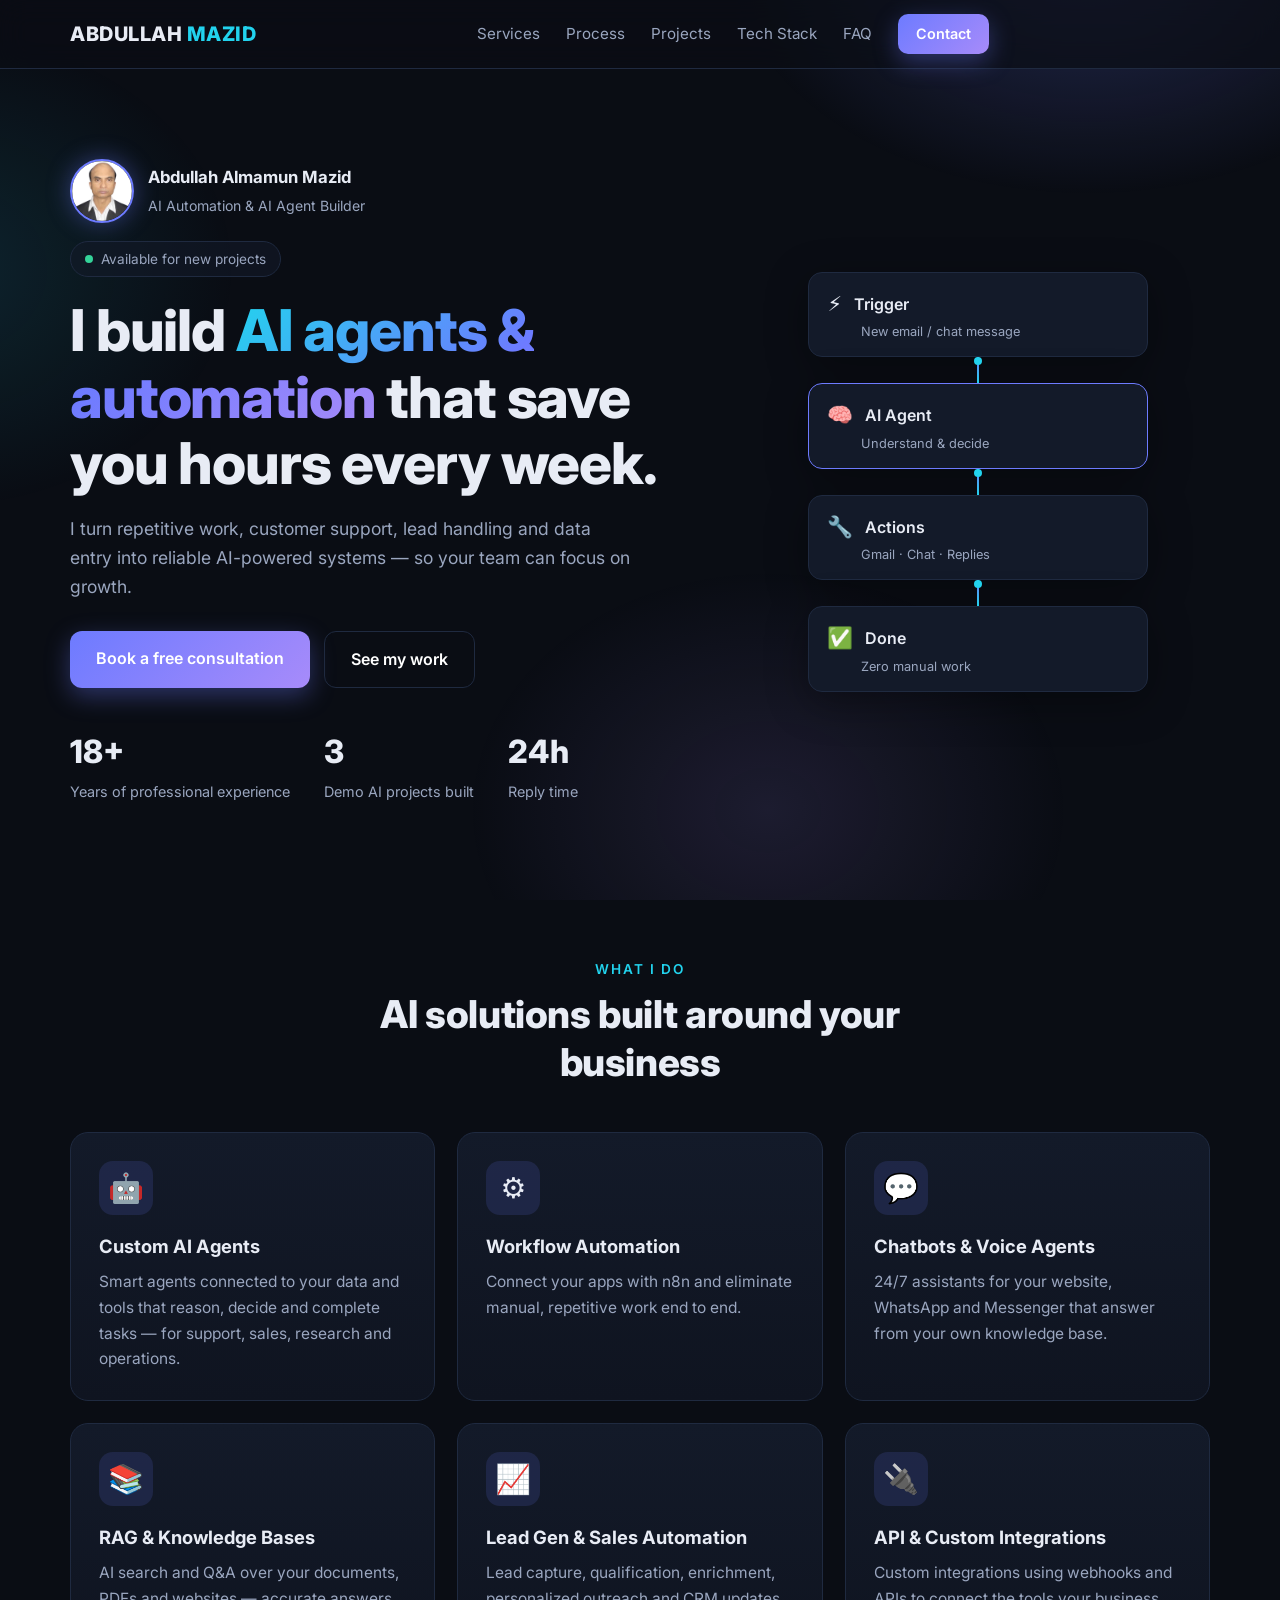
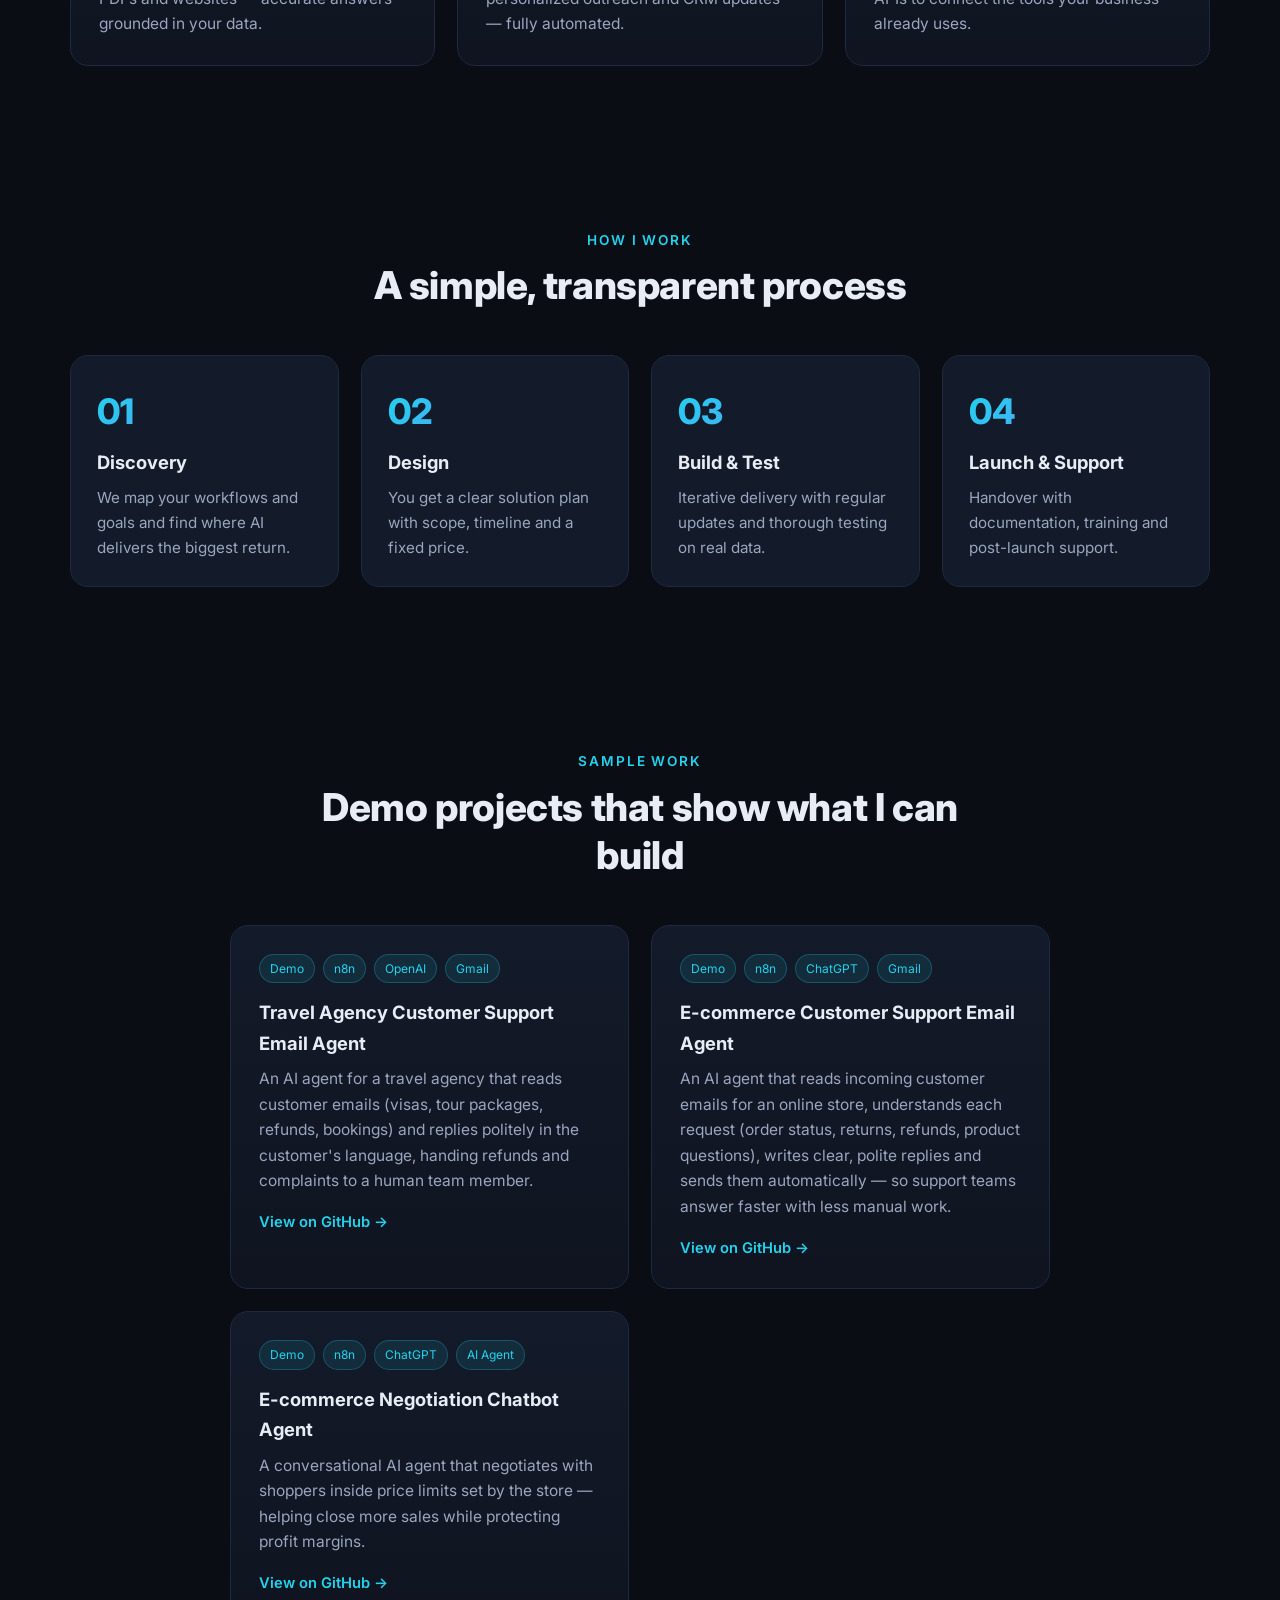
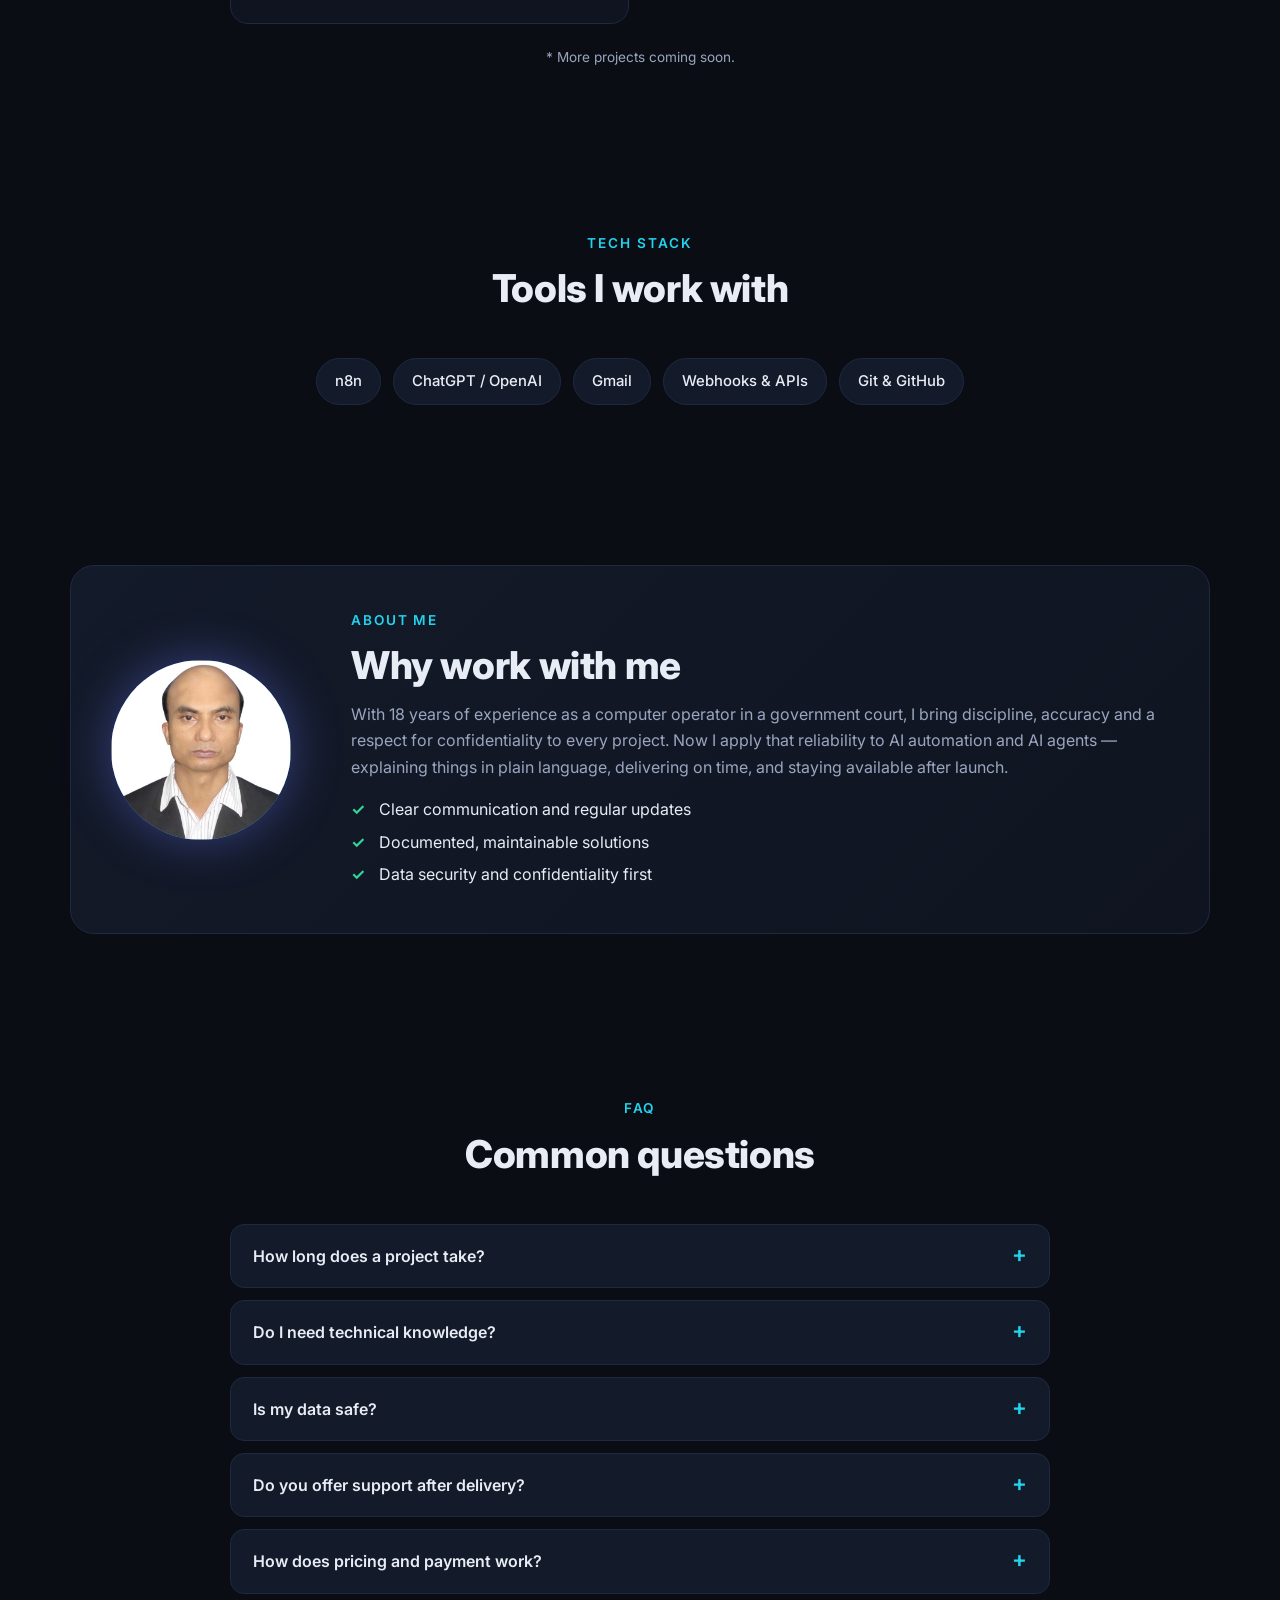
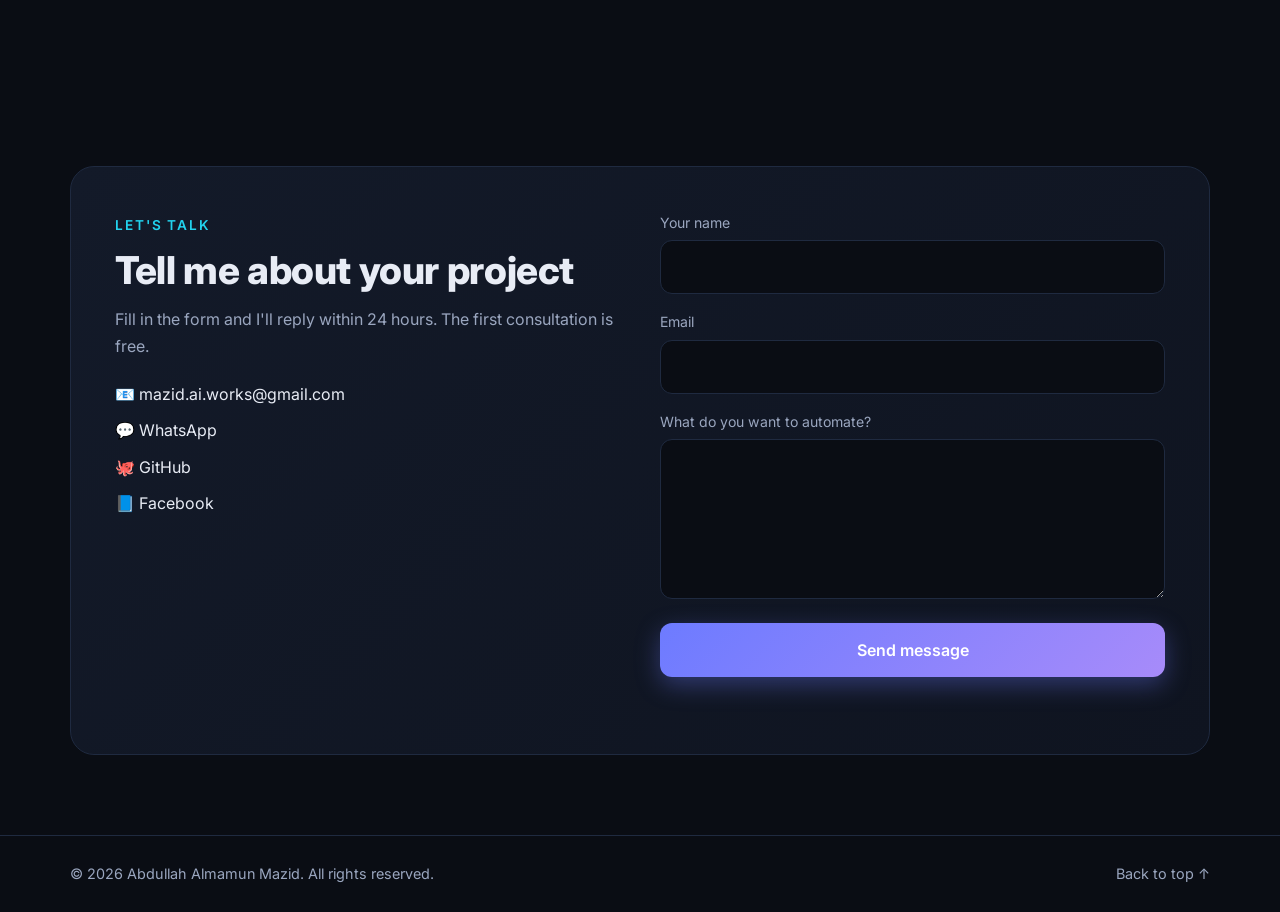
<file: index.html>
<!DOCTYPE html>
<html lang="en">
<head>
  <meta charset="UTF-8" />
  <meta name="viewport" content="width=device-width, initial-scale=1" />
  <title>Abdullah Almamun Mazid — AI Automation & AI Agent Developer</title>
  <meta name="description" content="I build AI agents and automation workflows that save businesses hours every week. n8n, ChatGPT / OpenAI and Gmail automation." />
  <meta property="og:title" content="Abdullah Almamun Mazid — AI Automation & AI Agent Developer" />
  <meta property="og:description" content="Custom AI agents and automation workflows built with n8n and OpenAI that save businesses hours every week: customer support, chatbots and lead handling." />
  <meta property="og:type" content="website" />
  <meta property="og:url" content="https://mazidai.github.io/" />
  <meta property="og:image" content="https://mazidai.github.io/preview.png" />
  <meta property="og:image:width" content="1200" />
  <meta property="og:image:height" content="627" />
  <meta property="og:image:alt" content="AI Automation & AI Agents by Abdullah Almamun Mazid" />
  <meta name="twitter:card" content="summary_large_image" />
  <meta name="twitter:image" content="https://mazidai.github.io/preview.png" />
  <link rel="icon" href="data:image/svg+xml,<svg xmlns=%22http://www.w3.org/2000/svg%22 viewBox=%220 0 100 100%22><text y=%22.9em%22 font-size=%2290%22>🤖</text></svg>" />
  <link rel="preconnect" href="https://fonts.googleapis.com" />
  <link rel="preconnect" href="https://fonts.gstatic.com" crossorigin />
  <link href="https://fonts.googleapis.com/css2?family=Inter:wght@400;500;600;700;800&display=swap" rel="stylesheet" />
  <link rel="stylesheet" href="style.css" />
</head>
<body>
  <div class="bg-glow" aria-hidden="true"></div>

  <header class="nav">
    <div class="container nav-inner">
      <a href="#home" class="logo">ABDULLAH&nbsp;<span>MAZID</span></a>
      <nav id="menu" class="menu">
        <a href="#services">Services</a>
        <a href="#process">Process</a>
        <a href="#projects">Projects</a>
        <a href="#stack">Tech Stack</a>
        <a href="#faq">FAQ</a>
        <a href="#contact" class="btn btn-sm">Contact</a>
      </nav>
      <div class="nav-actions">
        <button id="burger" class="burger" aria-label="Menu"><span></span><span></span><span></span></button>
      </div>
    </div>
  </header>

  <main id="home">
    <!-- HERO -->
    <section class="hero container">
      <div class="hero-text reveal">
        <div class="hero-id">
          <img src="profile.jpg" alt="Abdullah Almamun Mazid" width="64" height="64" onerror="this.parentNode.remove()" />
          <div><b>Abdullah Almamun Mazid</b><span>AI Automation &amp; AI Agent Builder</span></div>
        </div>
        <span class="badge"><i class="dot"></i> <span>Available for new projects</span></span>
        <h1>
          <span>I build</span>
          <span class="grad">AI agents & automation</span>
          <span>that save you hours every week.</span>
        </h1>
        <p class="lead">
          I turn repetitive work, customer support, lead handling and data entry into reliable AI-powered systems — so your team can focus on growth.
        </p>
        <div class="cta">
          <a href="#contact" class="btn">Book a free consultation</a>
          <a href="#projects" class="btn btn-ghost">See my work</a>
        </div>
        <ul class="stats">
          <li><b data-count="18" data-suffix="+">0</b><span>Years of professional experience</span></li>
          <li><b id="projectCount" data-count="3" data-suffix="">0</b><span>Demo AI projects built</span></li>
          <li><b data-count="24" data-suffix="h">0</b><span>Reply time</span></li>
        </ul>
      </div>

      <div class="hero-visual reveal" aria-hidden="true">
        <div class="flow">
          <div class="node n1"><em>⚡</em> Trigger<small>New email / chat message</small></div>
          <div class="line"></div>
          <div class="node n2"><em>🧠</em> AI Agent<small>Understand & decide</small></div>
          <div class="line"></div>
          <div class="node n3"><em>🔧</em> Actions<small>Gmail · Chat · Replies</small></div>
          <div class="line"></div>
          <div class="node n4"><em>✅</em> Done<small>Zero manual work</small></div>
        </div>
      </div>
    </section>

    <!-- SERVICES -->
    <section id="services" class="section container">
      <div class="section-head reveal">
        <span class="eyebrow">What I do</span>
        <h2>AI solutions built around your business</h2>
      </div>
      <div class="grid g3">
        <article class="card reveal">
          <div class="icon">🤖</div>
          <h3>Custom AI Agents</h3>
          <p>Smart agents connected to your data and tools that reason, decide and complete tasks — for support, sales, research and operations.</p>
        </article>
        <article class="card reveal">
          <div class="icon">⚙️</div>
          <h3>Workflow Automation</h3>
          <p>Connect your apps with n8n and eliminate manual, repetitive work end to end.</p>
        </article>
        <article class="card reveal">
          <div class="icon">💬</div>
          <h3>Chatbots & Voice Agents</h3>
          <p>24/7 assistants for your website, WhatsApp and Messenger that answer from your own knowledge base.</p>
        </article>
        <article class="card reveal">
          <div class="icon">📚</div>
          <h3>RAG & Knowledge Bases</h3>
          <p>AI search and Q&A over your documents, PDFs and websites — accurate answers grounded in your data.</p>
        </article>
        <article class="card reveal">
          <div class="icon">📈</div>
          <h3>Lead Gen & Sales Automation</h3>
          <p>Lead capture, qualification, enrichment, personalized outreach and CRM updates — fully automated.</p>
        </article>
        <article class="card reveal">
          <div class="icon">🔌</div>
          <h3>API & Custom Integrations</h3>
          <p>Custom integrations using webhooks and APIs to connect the tools your business already uses.</p>
        </article>
      </div>
    </section>

    <!-- PROCESS -->
    <section id="process" class="section container">
      <div class="section-head reveal">
        <span class="eyebrow">How I work</span>
        <h2>A simple, transparent process</h2>
      </div>
      <ol class="steps">
        <li class="reveal"><b>01</b><h3>Discovery</h3><p>We map your workflows and goals and find where AI delivers the biggest return.</p></li>
        <li class="reveal"><b>02</b><h3>Design</h3><p>You get a clear solution plan with scope, timeline and a fixed price.</p></li>
        <li class="reveal"><b>03</b><h3>Build & Test</h3><p>Iterative delivery with regular updates and thorough testing on real data.</p></li>
        <li class="reveal"><b>04</b><h3>Launch & Support</h3><p>Handover with documentation, training and post-launch support.</p></li>
      </ol>
    </section>

    <!-- PROJECTS -->
    <section id="projects" class="section container">
      <div class="section-head reveal">
        <span class="eyebrow">Sample work</span>
        <h2>Demo projects that show what I can build</h2>
      </div>
      <div class="grid g2" id="projectGrid">
        <!-- Fallback cards: replaced automatically by repositories tagged "portfolio" -->
        <article class="project reveal">
          <div class="tags"><span>Demo</span><span>n8n</span><span>OpenAI</span><span>Gmail</span></div>
          <h3>Travel Agency Customer Support Email Agent</h3>
          <p>An AI agent for a travel agency that reads customer emails (visas, tour packages, refunds, bookings) and replies politely in the customer's language, handing refunds and complaints to a human team member.</p>
          <a class="link" href="https://github.com/mazidai/skywing-travels-email-support-agent" target="_blank" rel="noopener">View on GitHub →</a>
        </article>
        <article class="project reveal">
          <div class="tags"><span>Demo</span><span>n8n</span><span>ChatGPT</span><span>Gmail</span></div>
          <h3>E-commerce Customer Support Email Agent</h3>
          <p>An AI agent that reads incoming customer emails for an online store, understands each request (order status, returns, refunds, product questions), writes clear, polite replies and sends them automatically — so support teams answer faster with less manual work.</p>
          <a class="link" href="https://github.com/mazidai/ecommerce-support-email-agent" target="_blank" rel="noopener">View on GitHub →</a>
        </article>
        <article class="project reveal">
          <div class="tags"><span>Demo</span><span>n8n</span><span>ChatGPT</span><span>AI Agent</span></div>
          <h3>E-commerce Negotiation Chatbot Agent</h3>
          <p>A conversational AI agent that negotiates with shoppers inside price limits set by the store — helping close more sales while protecting profit margins.</p>
          <a class="link" href="https://github.com/mazidai/ecommerce-negotiation-chatbot-agent" target="_blank" rel="noopener">View on GitHub →</a>
        </article>
      </div>
      <p class="note reveal">* More projects coming soon.</p>
    </section>

    <!-- STACK -->
    <section id="stack" class="section container">
      <div class="section-head reveal">
        <span class="eyebrow">Tech stack</span>
        <h2>Tools I work with</h2>
      </div>
      <div class="chips reveal">
        <span>n8n</span><span>ChatGPT / OpenAI</span><span>Gmail</span><span>Webhooks &amp; APIs</span><span>Git &amp; GitHub</span>
      </div>
    </section>

    <!-- ABOUT -->
    <section id="about" class="section container">
      <div class="about reveal">
        <div class="avatar">AM<img src="profile.jpg" alt="Abdullah Almamun Mazid" onerror="this.remove()" /></div>
        <div>
          <span class="eyebrow">About me</span>
          <h2>Why work with me</h2>
          <p>With 18 years of experience as a computer operator in a government court, I bring discipline, accuracy and a respect for confidentiality to every project. Now I apply that reliability to AI automation and AI agents — explaining things in plain language, delivering on time, and staying available after launch.</p>
          <ul class="ticks">
            <li>Clear communication and regular updates</li>
            <li>Documented, maintainable solutions</li>
            <li>Data security and confidentiality first</li>
          </ul>
        </div>
      </div>
    </section>

    <!-- FAQ -->
    <section id="faq" class="section container narrow">
      <div class="section-head reveal">
        <span class="eyebrow">FAQ</span>
        <h2>Common questions</h2>
      </div>
      <details class="reveal"><summary>How long does a project take?</summary><p>Simple automations take 2–5 days, custom AI agents 1–3 weeks. I confirm a precise timeline after the discovery call.</p></details>
      <details class="reveal"><summary>Do I need technical knowledge?</summary><p>No. I handle everything and hand over simple guides and a video walkthrough at the end.</p></details>
      <details class="reveal"><summary>Is my data safe?</summary><p>Yes. I sign NDAs, request minimum access and keep your API keys and data secured.</p></details>
      <details class="reveal"><summary>Do you offer support after delivery?</summary><p>Every project includes a free support period, with optional monthly maintenance plans after that.</p></details>
      <details class="reveal"><summary>How does pricing and payment work?</summary><p>Fixed price or hourly — your choice. Payment via Upwork, Fiverr or direct.</p></details>
    </section>

    <!-- CONTACT -->
    <section id="contact" class="section container">
      <div class="contact reveal">
        <div class="contact-info">
          <span class="eyebrow">Let's talk</span>
          <h2>Tell me about your project</h2>
          <p>Fill in the form and I'll reply within 24 hours. The first consultation is free.</p>
          <ul class="links">
            <li>📧 <a href="mailto:mazid.ai.works@gmail.com">mazid.ai.works@gmail.com</a></li>
            <li>💬 <a href="https://wa.me/8801717385142" target="_blank" rel="noopener">WhatsApp</a></li>
            <li>🐙 <a href="https://github.com/Mazidai" target="_blank" rel="noopener">GitHub</a></li>
            <li>📘 <a href="https://www.facebook.com/mamun.mazid.58" target="_blank" rel="noopener">Facebook</a></li>
          </ul>
        </div>
        <form id="contactForm" class="form" action="https://formspree.io/f/xkjobgqd" method="POST">
          <label><span>Your name</span><input type="text" name="name" required /></label>
          <label><span>Email</span><input type="email" name="email" required /></label>
          <label><span>What do you want to automate?</span>
            <textarea name="message" rows="5" required></textarea></label>
          <button type="submit" class="btn">Send message</button>
          <p id="formStatus" class="status" role="status"></p>
        </form>
      </div>
    </section>
  </main>

  <footer class="footer">
    <div class="container foot-inner">
      <span>© <span id="year"></span> Abdullah Almamun Mazid. <span>All rights reserved.</span></span>
      <a href="#home">Back to top ↑</a>
    </div>
  </footer>

  <script src="script.js"></script>
  <script>
    // Auto-load portfolio projects from GitHub (repos tagged with the "portfolio" topic)
    (function () {
      var USER = 'mazidai', TOPIC = 'portfolio';
      var grid = document.getElementById('projectGrid');
      if (!grid) return;
      var NAMES = {
        'n8n': 'n8n', 'openai': 'OpenAI', 'chatgpt': 'ChatGPT', 'gmail': 'Gmail',
        'ai-agent': 'AI Agent', 'ai-agents': 'AI Agents', 'aiautomation': 'AI Automation',
        'chatbot': 'Chatbot', 'email-automation': 'Email Automation',
        'customer-support': 'Customer Support', 'workflow-automation': 'Workflow Automation'
      };
      function esc(t) {
        return String(t).replace(/[&<>"']/g, function (c) {
          return { '&': '&amp;', '<': '&lt;', '>': '&gt;', '"': '&quot;', "'": '&#39;' }[c];
        });
      }
      function cap(t) { return t.replace(/\b\w/g, function (c) { return c.toUpperCase(); }); }
      function tagName(t) { return NAMES[t] || cap(t.replace(/-/g, ' ')); }
      // Custom card titles (repo name -> title). Repos not listed here get an auto-generated title.
      var TITLES = {
        'skywing-travels-email-support-agent': 'SkyWing Travels Email Support Agent',
        'ecommerce-support-email-agent': 'E-commerce Customer Support Email Agent',
        'ecommerce-negotiation-chatbot-agent': 'E-commerce Negotiation Chatbot Agent'
      };
      // Repos that are demo / sample projects (shown with a "Demo" tag)
      var DEMOS = {
        'skywing-travels-email-support-agent': true,
        'ecommerce-support-email-agent': true,
        'ecommerce-negotiation-chatbot-agent': true
      };
      function title(n) {
        return TITLES[n.toLowerCase()] || cap(n.replace(/[-_]+/g, ' ')).replace(/Ecommerce/g, 'E-commerce');
      }

      fetch('https://api.github.com/users/' + USER + '/repos?per_page=100')
        .then(function (r) { if (!r.ok) throw new Error('GitHub API error'); return r.json(); })
        .then(function (list) {
          var repos = list.filter(function (r) {
            return !r.fork && !r.archived && (r.topics || []).indexOf(TOPIC) > -1;
          }).sort(function (a, b) { return new Date(b.created_at) - new Date(a.created_at); });
          if (!repos.length) return; // keep fallback cards

          grid.innerHTML = repos.map(function (r) {
            var tags = (r.topics || []).filter(function (t) { return t !== TOPIC; }).slice(0, 4)
              .map(function (t) { return '<span>' + esc(tagName(t)) + '</span>'; }).join('');
            if (DEMOS[r.name.toLowerCase()]) { tags = '<span>Demo</span>' + tags; }
            var desc = r.description || 'AI automation project built with n8n and OpenAI.';
            return '<article class="project">' +
              '<div class="tags">' + tags + '</div>' +
              '<h3>' + esc(title(r.name)) + '</h3>' +
              '<p>' + esc(desc) + '</p>' +
              '<a class="link" href="' + esc(r.html_url) + '" target="_blank" rel="noopener">View on GitHub →</a>' +
              '</article>';
          }).join('');

          var c = document.getElementById('projectCount');
          if (c) { c.setAttribute('data-count', repos.length); c.textContent = repos.length; }
        })
        .catch(function () { /* keep fallback cards */ });
    })();
  </script>
</body>
</html>
</file>
<file: style.css>
:root{
  --bg:#0a0d14; --bg2:#0f1420; --card:#131a29; --line:#1f2a40;
  --text:#e8ecf5; --muted:#9aa6bf;
  --brand:#6d7bff; --brand2:#22d3ee; --accent:#a78bfa;
  --radius:18px; --shadow:0 10px 40px rgba(0,0,0,.35);
}
*{box-sizing:border-box;margin:0;padding:0}
html{scroll-behavior:smooth;scroll-padding-top:80px}
body{
  font-family:'Inter','Hind Siliguri',system-ui,sans-serif;
  background:var(--bg);color:var(--text);line-height:1.65;
  -webkit-font-smoothing:antialiased;overflow-x:hidden;
}
body.bn{font-family:'Hind Siliguri','Inter',sans-serif}
a{color:inherit;text-decoration:none}
ul,ol{list-style:none}
.container{width:min(1140px,100% - 40px);margin-inline:auto}
.narrow{width:min(820px,100% - 40px)}

.bg-glow{position:fixed;inset:0;z-index:-1;pointer-events:none;
  background:
   radial-gradient(600px 400px at 85% -5%,rgba(109,123,255,.25),transparent 60%),
   radial-gradient(500px 400px at -5% 30%,rgba(34,211,238,.12),transparent 60%),
   radial-gradient(500px 400px at 60% 90%,rgba(167,139,250,.12),transparent 60%);
}

/* NAV */
.nav{position:sticky;top:0;z-index:50;backdrop-filter:blur(14px);
  background:rgba(10,13,20,.7);border-bottom:1px solid var(--line)}
.nav-inner{display:flex;align-items:center;justify-content:space-between;height:68px}
.logo{font-weight:800;font-size:1.25rem;letter-spacing:.5px}
.logo span{color:var(--brand2)}
.menu{display:flex;align-items:center;gap:26px;font-size:.95rem;color:var(--muted)}
.menu a:hover{color:var(--text)}
.nav-actions{display:flex;gap:10px;align-items:center}
.lang{background:transparent;border:1px solid var(--line);color:var(--text);
  padding:7px 14px;border-radius:999px;cursor:pointer;font:inherit;font-size:.85rem;transition:.2s}
.lang:hover{border-color:var(--brand);color:var(--brand2)}
.burger{display:none;background:none;border:0;cursor:pointer;width:34px;height:34px;flex-direction:column;justify-content:center;gap:5px}
.burger span{display:block;height:2px;background:var(--text);border-radius:2px;transition:.25s}

/* BUTTONS */
.btn{display:inline-block;padding:14px 26px;border-radius:12px;font-weight:600;border:0;cursor:pointer;
  font:inherit;font-weight:600;color:#fff;
  background:linear-gradient(135deg,var(--brand),var(--accent));
  box-shadow:0 8px 24px rgba(109,123,255,.35);transition:.25s}
.btn:hover{transform:translateY(-2px);box-shadow:0 12px 30px rgba(109,123,255,.5)}
.btn-sm{padding:8px 18px;border-radius:10px;color:#fff!important;font-size:.9rem}
.btn-ghost{background:transparent;border:1px solid var(--line);box-shadow:none}
.btn-ghost:hover{border-color:var(--brand2);box-shadow:none}

/* HERO */
.hero{display:grid;grid-template-columns:1.15fr .85fr;gap:50px;align-items:center;padding:90px 0 70px}
.badge{display:inline-flex;align-items:center;gap:8px;padding:6px 14px;border:1px solid var(--line);
  border-radius:999px;font-size:.85rem;color:var(--muted);background:rgba(19,26,41,.6)}
.dot{width:8px;height:8px;border-radius:50%;background:#34d399;box-shadow:0 0 0 0 rgba(52,211,153,.7);animation:pulse 2s infinite}
@keyframes pulse{70%{box-shadow:0 0 0 9px rgba(52,211,153,0)}100%{box-shadow:0 0 0 0 rgba(52,211,153,0)}}
h1{font-size:clamp(2.2rem,5vw,3.6rem);line-height:1.15;font-weight:800;margin:20px 0 18px;letter-spacing:-.02em}
.grad{background:linear-gradient(135deg,var(--brand2),var(--brand) 50%,var(--accent));
  -webkit-background-clip:text;background-clip:text;color:transparent}
.lead{color:var(--muted);font-size:1.1rem;max-width:560px}
.cta{display:flex;gap:14px;flex-wrap:wrap;margin:30px 0 38px}
.stats{display:flex;gap:34px;flex-wrap:wrap}
.stats b{display:block;font-size:2rem;font-weight:800}
.stats span{color:var(--muted);font-size:.9rem}

.hero-visual{display:flex;justify-content:center}
.flow{display:flex;flex-direction:column;align-items:center;gap:0;width:100%;max-width:340px}
.node{width:100%;background:var(--card);border:1px solid var(--line);border-radius:14px;padding:14px 18px;
  font-weight:600;box-shadow:var(--shadow);display:flex;flex-wrap:wrap;align-items:center;gap:4px 12px;animation:float 5s ease-in-out infinite}
.node em{font-style:normal;font-size:1.3rem}
.node small{width:100%;color:var(--muted);font-weight:400;font-size:.8rem;padding-left:34px;margin-top:-4px}
.n2{border-color:var(--brand);animation-delay:.4s}.n3{animation-delay:.8s}.n4{animation-delay:1.2s}
.line{width:2px;height:26px;background:linear-gradient(var(--brand),var(--brand2));position:relative}
.line::after{content:"";position:absolute;left:-3px;width:8px;height:8px;border-radius:50%;background:var(--brand2);
  animation:travel 1.8s linear infinite}
@keyframes travel{from{top:-4px}to{top:100%}}
@keyframes float{50%{transform:translateY(-6px)}}

/* SECTIONS */
.section{padding:80px 0}
.section-head{text-align:center;max-width:680px;margin:0 auto 46px}
.eyebrow{display:inline-block;color:var(--brand2);font-weight:600;font-size:.85rem;letter-spacing:.14em;text-transform:uppercase;margin-bottom:10px}
h2{font-size:clamp(1.7rem,3.4vw,2.4rem);line-height:1.25;font-weight:800;letter-spacing:-.01em}
h3{font-size:1.15rem;margin-bottom:8px}
.grid{display:grid;gap:22px}
.g3{grid-template-columns:repeat(3,1fr)}
.g2{grid-template-columns:repeat(2,1fr);max-width:820px;margin-inline:auto}

.card,.project{background:linear-gradient(180deg,var(--card),var(--bg2));border:1px solid var(--line);
  border-radius:var(--radius);padding:28px;transition:.3s}
.card:hover,.project:hover{transform:translateY(-6px);border-color:var(--brand);box-shadow:0 18px 44px rgba(109,123,255,.18)}
.card p,.project p{color:var(--muted);font-size:.97rem}
.icon{font-size:1.8rem;width:54px;height:54px;display:grid;place-items:center;border-radius:14px;
  background:rgba(109,123,255,.14);margin-bottom:16px}

/* PROCESS */
.steps{display:grid;grid-template-columns:repeat(4,1fr);gap:22px;counter-reset:s}
.steps li{background:var(--card);border:1px solid var(--line);border-radius:var(--radius);padding:26px;position:relative}
.steps b{font-size:2.2rem;font-weight:800;background:linear-gradient(135deg,var(--brand2),var(--brand));
  -webkit-background-clip:text;background-clip:text;color:transparent;display:block;margin-bottom:6px}
.steps p{color:var(--muted);font-size:.95rem}

/* PROJECTS */
.tags{display:flex;gap:8px;flex-wrap:wrap;margin-bottom:14px}
.tags span{font-size:.75rem;padding:4px 10px;border-radius:999px;background:rgba(34,211,238,.1);color:var(--brand2);border:1px solid rgba(34,211,238,.25)}
.link{display:inline-block;margin-top:16px;color:var(--brand2);font-weight:600;font-size:.92rem}
.link:hover{text-decoration:underline}
.note{text-align:center;color:var(--muted);font-size:.85rem;margin-top:22px}

/* STACK */
.chips{display:flex;flex-wrap:wrap;gap:12px;justify-content:center;max-width:900px;margin:auto}
.chips span{padding:10px 18px;border-radius:999px;background:var(--card);border:1px solid var(--line);
  font-weight:500;font-size:.93rem;transition:.2s}
.chips span:hover{border-color:var(--brand);color:var(--brand2);transform:translateY(-2px)}

/* ABOUT */
.about{display:grid;grid-template-columns:200px 1fr;gap:40px;align-items:center;
  background:linear-gradient(135deg,var(--card),var(--bg2));border:1px solid var(--line);border-radius:24px;padding:40px}
.avatar{width:180px;height:180px;border-radius:50%;display:grid;place-items:center;font-size:3.2rem;font-weight:800;
  background:linear-gradient(135deg,var(--brand),var(--brand2));box-shadow:0 0 50px rgba(109,123,255,.4)}
.about p{color:var(--muted);margin:12px 0 16px}
.ticks li{padding-left:28px;position:relative;margin-bottom:6px}
.ticks li::before{content:"✓";position:absolute;left:0;color:#34d399;font-weight:700}

/* FAQ */
details{background:var(--card);border:1px solid var(--line);border-radius:14px;padding:18px 22px;margin-bottom:12px;transition:.2s}
details[open]{border-color:var(--brand)}
summary{cursor:pointer;font-weight:600;list-style:none;display:flex;justify-content:space-between;gap:14px}
summary::-webkit-details-marker{display:none}
summary::after{content:"+";color:var(--brand2);font-size:1.4rem;line-height:1}
details[open] summary::after{content:"–"}
details p{color:var(--muted);margin-top:12px}

/* CONTACT */
.contact{display:grid;grid-template-columns:1fr 1fr;gap:40px;background:linear-gradient(135deg,var(--card),var(--bg2));
  border:1px solid var(--line);border-radius:24px;padding:44px}
.contact-info p{color:var(--muted);margin:12px 0 22px}
.links li{margin-bottom:10px}
.links a:hover{color:var(--brand2)}
.form{display:flex;flex-direction:column;gap:16px}
.form label span{display:block;font-size:.88rem;color:var(--muted);margin-bottom:6px}
input,textarea{width:100%;padding:13px 15px;border-radius:12px;border:1px solid var(--line);background:var(--bg);
  color:var(--text);font:inherit;transition:.2s}
input:focus,textarea:focus{outline:none;border-color:var(--brand);box-shadow:0 0 0 3px rgba(109,123,255,.2)}
.status{font-size:.9rem;min-height:1.2em}
.status.ok{color:#34d399}.status.err{color:#f87171}

/* FOOTER */
.footer{border-top:1px solid var(--line);padding:26px 0;color:var(--muted);font-size:.9rem}
.foot-inner{display:flex;justify-content:space-between;flex-wrap:wrap;gap:10px}
.footer a:hover{color:var(--brand2)}

/* REVEAL */
.reveal{opacity:0;transform:translateY(26px);transition:opacity .7s ease,transform .7s ease}
.reveal.show{opacity:1;transform:none}

/* RESPONSIVE */
@media(max-width:960px){
  .hero{grid-template-columns:1fr;padding-top:60px}
  .hero-visual{order:-1}
  .g3{grid-template-columns:repeat(2,1fr)}
  .steps{grid-template-columns:repeat(2,1fr)}
  .contact{grid-template-columns:1fr;padding:30px}
  .about{grid-template-columns:1fr;text-align:center;justify-items:center}
  .ticks{text-align:left}
}
@media(max-width:720px){
  .burger{display:flex}
  .menu{position:fixed;top:68px;left:0;right:0;flex-direction:column;align-items:stretch;gap:0;
    background:var(--bg);border-bottom:1px solid var(--line);padding:10px 20px 20px;
    transform:translateY(-130%);transition:transform .3s;z-index:-1}
  .menu.open{transform:none}
  .menu a{padding:12px 0;border-bottom:1px solid var(--line)}
  .menu .btn-sm{margin-top:14px;text-align:center;border:0}
  .g3,.g2,.steps{grid-template-columns:1fr}
  .section{padding:56px 0}
  .stats{gap:22px}
}
@media(prefers-reduced-motion:reduce){
  *{animation:none!important;transition:none!important}
  .reveal{opacity:1;transform:none}
}

/* PHOTO */
.hero-id{display:flex;align-items:center;gap:14px;margin-bottom:18px}
.hero-id img{width:64px;height:64px;border-radius:50%;object-fit:cover;border:2px solid var(--brand);box-shadow:0 0 24px rgba(109,123,255,.4)}
.hero-id b{display:block;font-size:1.05rem}
.hero-id span{color:var(--muted);font-size:.88rem}
.avatar{position:relative;overflow:hidden}
.avatar img{position:absolute;inset:0;width:100%;height:100%;object-fit:cover}
</file>
